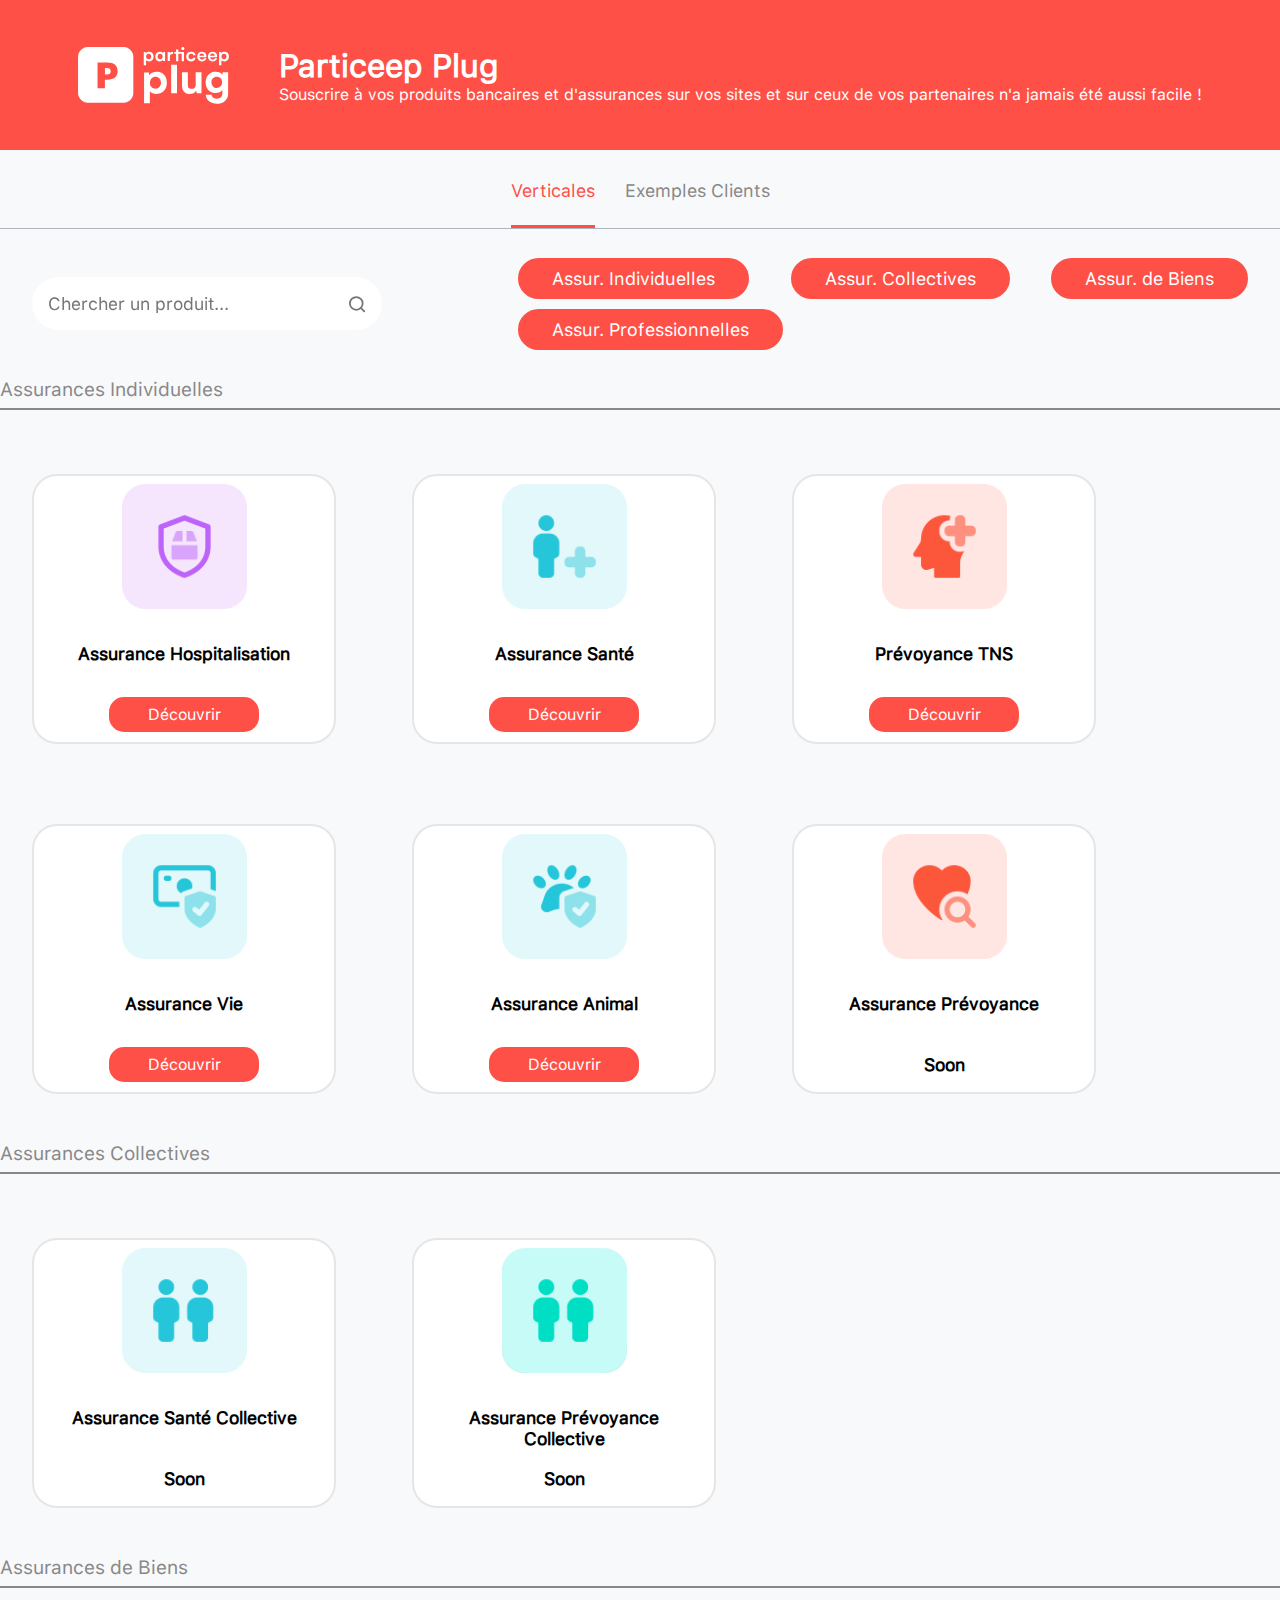
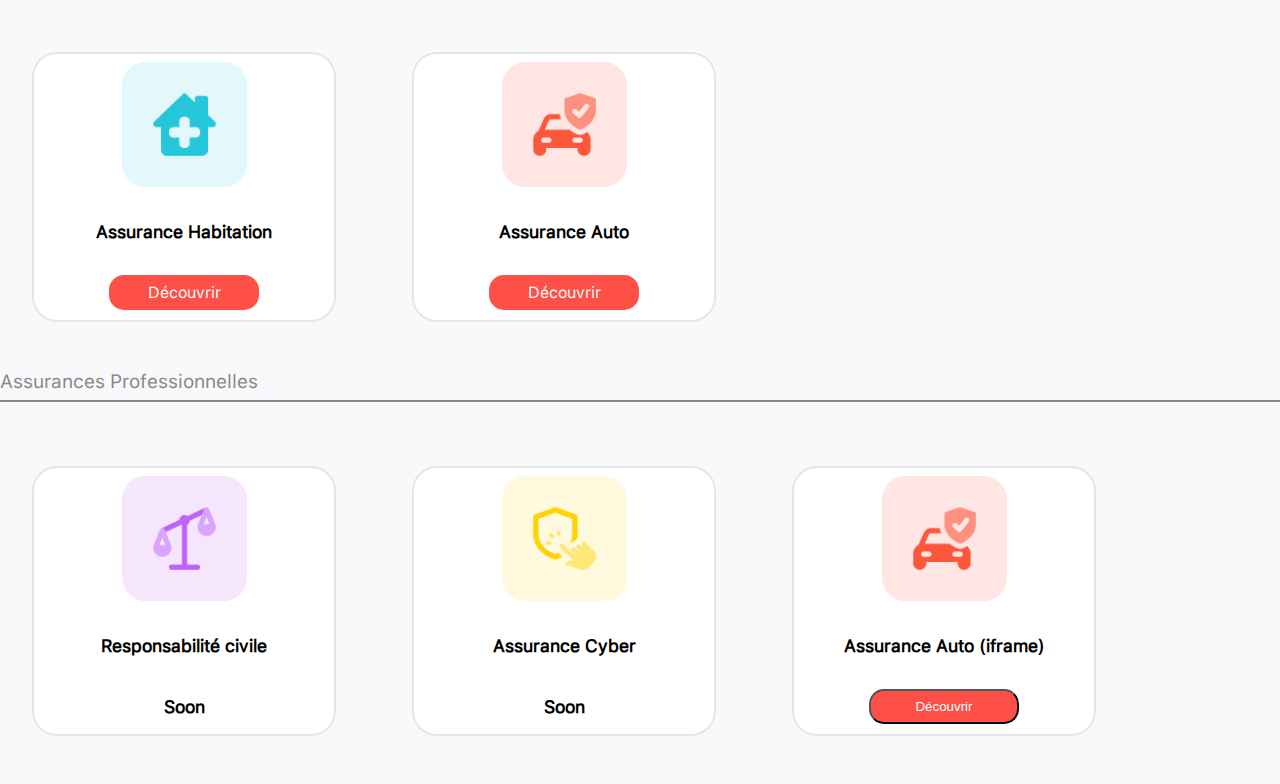
<file: index.html>
<!DOCTYPE html>
<html lang="fr">

<head>
    <meta charset="UTF-8">
    <meta http-equiv="X-UA-Compatible" content="IE=edge">
    <meta name="viewport" content="width=device-width, initial-scale=1.0">
    <link rel="stylesheet" href="style.css">
    <!-- Google Tag Manager -->
    <script>(function (w, d, s, l, i) {
            w[l] = w[l] || []; w[l].push({
                'gtm.start':
                    new Date().getTime(), event: 'gtm.js'
            }); var f = d.getElementsByTagName(s)[0],
                j = d.createElement(s), dl = l != 'dataLayer' ? '&l=' + l : ''; j.async = true; j.src =
                    'https://www.googletagmanager.com/gtm.js?id=' + i + dl; f.parentNode.insertBefore(j, f);
        })(window, document, 'script', 'dataLayer', 'GTM-K5F97CJ');</script>
    <script>(function (w, d, s, l, i) {
            w[l] = w[l] || []; w[l].push({
                'gtm.start':
                    new Date().getTime(), event: 'gtm.js'
            }); var f = d.getElementsByTagName(s)[0],
                j = d.createElement(s), dl = l != 'dataLayer' ? '&l=' + l : ''; j.async = true; j.src =
                    'https://www.googletagmanager.com/gtm.js?id=' + i + dl; f.parentNode.insertBefore(j, f);
        })(window, document, 'script', 'dataLayer', 'GTM-NXRGBB3');</script>
    <!-- End Google Tag Manager -->
    <link rel="icon" type="image/png" href="img/favicon-16x16.png" sizes="16x16">
    <link rel="icon" type="image/png" href="img/favicon-32x32.png" sizes="32x32">
    <link rel="icon" type="image/png" href="img/apple-touch-icon.png" sizes="180x180">
    <title>Particeep Plug</title>
</head>

<body>
    <header>
        <img src="img/Plug-2-Full-Blanc.svg" alt="Logo plug" class="logo">
        <div class="text-header">
            <h1>Particeep Plug</h1>
            <p>Souscrire à vos produits bancaires et d'assurances sur vos sites et sur ceux de vos partenaires n'a
                jamais
                été aussi facile !</p>
        </div>
    </header>
    <div class="tab">
        <a href="index.html" class="active-tab">Verticales</a>
        <a href="clients.html">Exemples Clients</a>
    </div>
    <div class="config-container">
        <div class="config-resizer">
            <input type="text" placeholder="Chercher un produit..." class="search">
            <div class="chip-container">
                <div class="chip">
                    <input type="checkbox" id="assur-indiv" name="assur-indiv" checked>
                    <label for="assur-indiv">Assur. Individuelles</label>
                </div>
                <div class="chip">
                    <input type="checkbox" id="assur-coll" name="assur-coll" checked>
                    <label for="assur-coll">Assur. Collectives</label>
                </div>
                <div class="chip">
                    <input type="checkbox" id="assur-bien" name="assur-bien" checked>
                    <label for="assur-bien">Assur. de Biens</label>
                </div>
                <div class="chip">
                    <input type="checkbox" id="assur-pro" name="assur-pro" checked>
                    <label for="assur-pro">Assur. Professionnelles</label>
                </div>
            </div>
        </div>
    </div>
    <div class="category-divider" id="divider-indiv">
        <p>Assurances Individuelles</p>
    </div>
    <div class="content" data-type="indiv">
        <div class="card card-vertical">
            <img src="img/assurance.png" alt="header_image" class="header-card">
            <h2 class="title-card">Assurance Hospitalisation</h2>
            <a href="https://test-sub.particeep.com/subscription/plug/82b18086-37d3-4c8b-9838-a4cc86f9363c/204e15f7-2cf5-41f7-a4e8-048da491c727/new"
                target="_blank" class="button-card">Découvrir</a>
        </div>
        <div class="card card-vertical">
            <img src="img/assurance-sante.png" alt="header_image" class="header-card">
            <h2 class="title-card">Assurance Santé</h2>
            <a href="https://test-sub.particeep.com/subscription/plug/82b18086-37d3-4c8b-9838-a4cc86f9363c/8303820e-30f4-415c-9912-f8093cbe199f/new"
                target="_blank" class="button-card">Découvrir</a>
        </div>
        <div class="card card-vertical">
            <img src="img/organe-cerebral.png" alt="header_image" class="header-card">
            <h2 class="title-card">Prévoyance TNS</h2>
            <a href="https://test-sub.particeep.com/subscription/plug/82b18086-37d3-4c8b-9838-a4cc86f9363c/4959c2d0-a9ca-4140-8545-2442af2b17ad/new"
                target="_blank" class="button-card">Découvrir</a>
        </div>
        <div class="card card-vertical">
            <img src="img/securise.png" alt="header_image" class="header-card">
            <h2 class="title-card">Assurance Vie</h2>
            <a href="https://test-sub-life.particeep.com/subscription/plug/7df202e1-5822-48fb-9f99-190528dc5618/prod_life-32f7eb44-0f9a-4d0e-8ebb-d6cca0e9c2a2/new"
                target="_blank" class="button-card">Découvrir</a>
        </div>
        <div class="card card-vertical">
            <img src="img/assur-animal.png" alt="header_image" class="header-card">
            <h2 class="title-card">Assurance Animal</h2>
            <a href="https://test-sub.particeep.com/subscription/plug/82b18086-37d3-4c8b-9838-a4cc86f9363c/53e6e8d0-958b-486e-9539-9399ff8510be/new"
                target="_blank" class="button-card">Découvrir</a>
        </div>
        <div class="card card-vertical">
            <img src="img/chercher.png" alt="header_image" class="header-card">
            <h2 class="title-card">Assurance Prévoyance</h2>
            <p class="soon-card">Soon</p>
        </div>
    </div>
    <div class="category-divider" id="divider-coll">
        <p>Assurances Collectives</p>
    </div>
    <div class="content" data-type="coll">
        <div class="card card-vertical">
            <img src="img/sante-coll.png" alt="header_image" class="header-card">
            <h2 class="title-card">Assurance Santé Collective</h2>
            <p class="soon-card">Soon</p>
        </div>
        <div class="card card-vertical">
            <img src="img/prev-coll.png" alt="header_image" class="header-card">
            <h2 class="title-card">Assurance Prévoyance Collective</h2>
            <p class="soon-card">Soon</p>
        </div>
    </div>
    <div class="category-divider" id="divider-bien">
        <p>Assurances de Biens</p>
    </div>
    <div class="content" data-type="bien">
        <div class="card card-vertical">
            <img src="img/assure.png" alt="header_image" class="header-card">
            <h2 class="title-card">Assurance Habitation</h2>
            <a href="https://test-sub.particeep.com/subscription/plug/82b18086-37d3-4c8b-9838-a4cc86f9363c/e98c935e-699c-470e-9d4c-c3ce556e8d04/new"
                target="_blank" class="button-card">Découvrir</a>
        </div>
        <div class="card card-vertical">
            <img src="img/protection.png" alt="header_image" class="header-card">
            <h2 class="title-card">Assurance Auto</h2>
            <a href="https://test-sub.particeep.com/subscription/plug/82b18086-37d3-4c8b-9838-a4cc86f9363c/163a3794-a27a-4109-b038-837629c7c674/new"
                target="_blank" class="button-card">Découvrir</a>
        </div>
    </div>
    <div class="category-divider" id="divider-pro">
        <p>Assurances Professionnelles</p>
    </div>
    <div class="content" data-type="pro">
        <div class="card card-vertical">
            <img src="img/echelle.png" alt="header_image" class="header-card">
            <h2 class="title-card">Responsabilité civile</h2>
            <p class="soon-card">Soon</p>
        </div>
        <div class="card card-vertical">
            <img src="img/curseur-main.png" alt="header_image" class="header-card">
            <h2 class="title-card">Assurance Cyber</h2>
            <p class="soon-card">Soon</p>
        </div>
        <div class="card card-vertical">
            <img src="img/protection.png" alt="header_image" class="header-card">
            <h2 class="title-card">Assurance Auto (iframe) </h2>
            <button id="pcp-plug-button-163a3794-a27a-4109-b038-837629c7c674" class="button-card">Découvrir</button>
            <script async src="https://test-sub.particeep.com/subscription/plug/82b18086-37d3-4c8b-9838-a4cc86f9363c/163a3794-a27a-4109-b038-837629c7c674/script"></script>
        </div>
    </div>
    <script src="js/jquery-3.6.0.slim.min.js"></script>
    <script src="js/script.js"></script>
</body>

</html>
</file>
<file: style.css>
@font-face {
    font-family: 'sf-pro';
    src:    url('./font/SF-Pro-Text-Bold.otf');
    src:    url('./font/SF-Pro-Text-Medium.otf');
    src:    url('./font/SF-Pro-Text-Regular.otf');
    font-display: fallback;
  }

:root {
    --font-primary : 'sf-pro', -apple-system, BlinkMacSystemFont, sans-serif;
    --primary-color : #FF5047;
    --main-font-color : #888;
}

* {
    padding: 0;
    margin: 0;
}

body {
    background-color: #F8F9FB;
    font-family: var(--font-primary);
}

header {
    background-color: var(--primary-color);
    color: white;
    height: 150px;
    padding-left: 50px;
    padding-right: 50px;
    display: -webkit-box;
    display: -ms-flexbox;
    display: flex;
    justify-items: center;
    -webkit-box-align: center;
        -ms-flex-align: center;
            align-items: center;
    -webkit-box-pack: center;
        -ms-flex-pack: center;
            justify-content: center;

}

.logo {
    height: 57px;
    display: block;
    margin-right: 50px;
}

.text-header {
    display: -webkit-box;
    display: -ms-flexbox;
    display: flex;
    -webkit-box-pack: center;
        -ms-flex-pack: center;
            justify-content: center;
    -webkit-box-orient: vertical;
    -webkit-box-direction: normal;
        -ms-flex-direction: column;
            flex-direction: column;
}

.tab {
    background-color: #F8F9FB;
    border-bottom: 1px solid #AEB4BE;
    display: flex;
    justify-content: center;
    align-items: center;
    font-size: large;
    padding: 5px 0 0 0;
}

.tab a {
    text-decoration: none;
    padding: 0;
    height: 70px;
    display: flex;
    align-items: center;
    justify-content: center;
    color: var(--main-font-color);
    border-bottom: 3px solid #F8F9FB;
    transition: all 0.3s ease;
}

.tab a:hover {
    border-bottom: 3px solid var(--main-font-color);
}

.active-tab{
    border-bottom: 3px solid var(--primary-color) !important;
    color: var(--primary-color) !important;
}

.tab > a:nth-child(1){
    margin-right: 15px;
}

.tab > a:nth-child(2){
    margin-left: 15px;
}

.config-container {
    background-color: #F8F9FB;
    position: sticky;
    top: -1px;
    z-index: 100;
}

.config-resizer {
    max-width: 1600px;
    justify-content: space-between;
    align-items: center;
    display: flex;
    flex-wrap: wrap;
    margin: auto;
    padding : 0 2rem;
}

.chip-container {
    width: 60%;
    display: flex;
    align-items: center;
    justify-content: space-between;
    flex-wrap: wrap;
}

.config-container.isSticky {
    -webkit-box-shadow: 0 6px 18px 0 rgb(0 0 0 / 10%);
            box-shadow: 0 6px 18px 0 rgb(0 0 0 / 10%);
}

input[type="checkbox"] {
    display: none;
}
  
  input[type="checkbox"] + label {
    -webkit-transition: all 500ms ease;
    transition: all 500ms ease;
    font-size: 18px;
    cursor: pointer;
    border-radius: 50px;
    background-color: #fff;
    border:solid 2px var(--main-font-color);
    padding: 0.5rem 2rem;
    display: inline-block;
    -moz-user-select: -moz-none;
    -webkit-user-select: none;
    -ms-user-select: none;
    user-select: none;
    color: var(--main-font-color);
    margin: 5px 0;
  }
  
  
  input[type="checkbox"]:checked + label {
    -webkit-transition: all 500ms ease;
    transition: all 500ms ease;
    background-color: var(--primary-color); color: white; border-color:var(--primary-color);
  }
  

.search {
    display: block;
    margin: auto;
    background: none;
    border: none;
    margin: 3rem 0;
    padding: 1rem;
    border-radius: 30px;
    -webkit-transition: all 200ms ease-in-out;
    -o-transition: all 200ms ease-in-out;
    transition: all 200ms ease-in-out;
}

input[type="text"]{
    font-family: var(--font-primary);
    font-size: 1.1rem;
    color: var(--main-font-color);
    width: 350px;
   -webkit-box-sizing: border-box;
    box-sizing:        border-box;
    background-color: white;
    background-image: url("img/Loupe.svg");
    background-repeat: no-repeat;
    background-size: 1.1rem 1.1rem;
    background-position-y: center;
    background-position-x: calc(100% - 1rem);
    -webkit-filter: grayscale(100%);
            filter: grayscale(100%);
}

input[type="text"]:focus{
    -webkit-filter: grayscale(0%);
            filter: grayscale(0%);
}

.search:focus {
    outline: none;
    -webkit-box-shadow: 0 6px 18px 0 rgb(0 0 0 / 10%);
            box-shadow: 0 6px 18px 0 rgb(0 0 0 / 10%);
}

.category-divider {
    max-width: 1600px;
    width: 100%;
    height: 30px;
    margin: auto;
    display: block;
    font-size: larger;
    color: var(--main-font-color);
    border-bottom: 2px solid var(--main-font-color);
    margin-bottom: 4rem;
}

.content {
    display: -ms-grid;
    display: grid;
    max-width: 1600px;
    grid-template-columns: repeat(auto-fit, minmax(200px, 300px));
    grid-auto-rows: auto;
    place-items: center start;
    grid-gap: 5rem;
    padding : 0 2rem;
    margin: auto;
    margin-bottom: 3rem;
    /* -webkit-box-pack: space-between;
        -ms-flex-pack: space-between;
            justify-content: space-between; */
}

.card {
    display: -ms-grid;
    display: grid;
    grid-auto-columns: auto;
    -ms-grid-rows: 125px 1.1rem 0.5fr 2.5rem;
    grid-template-rows: 125px 1.1rem 0.5fr 2.5rem;
    width: 100%;
    height: 400px;
    background-color: white;
    border-radius: 25px;
    -ms-flex-line-pack: justify;
        align-content: space-between;
    border: 2px solid #e6e6e6;
    padding: 0.5rem 0;
    -webkit-transition: all 200ms ease-in-out;
    -o-transition: all 200ms ease-in-out;
    transition: all 200ms ease-in-out;
}

.card-vertical {
    -ms-grid-rows: 100px 1.1rem 2.5rem;
    grid-template-rows: 125px 1.1rem 2.5rem;
    height: 250px;
    text-align: center;
}

.card:hover{
    -webkit-box-shadow: 0 6px 18px 0 rgb(0 0 0 / 10%);
            box-shadow: 0 6px 18px 0 rgb(0 0 0 / 10%);
    -webkit-transform: translateY(-6px);
        -ms-transform: translateY(-6px);
            transform: translateY(-6px);
}

.hide-card {
    display: none;
}

.header-card {
    margin: auto;
    height: 125px;
    /* Passer en 100% si object-fit =  cover */
    width: 75%;
    /* Passer en cover lorsqu'on mettra des vrais images et pas des logos */
    -o-object-fit: contain;
       object-fit: contain;
    border-radius: 25px 25px 0 0;
}

.title-card{
    font-size: 1.1rem;
    margin: 0 20px;
}

.content-card{
    color: var(--main-font-color);
    margin-left: 15px;
    margin-right: 15px;
    border-top: 2px solid #e6e6e6;
    border-bottom: 2px solid #e6e6e6; 
    -ms-flex-item-align: start; 
        -ms-grid-row-align: start; 
        align-self: start;
    padding: 0.5rem 0;
}

.button-card{
    background: var(--primary-color);
    color: white;
    width: 150px;
    text-align: center;
    padding-top: 0.5rem;
    padding-bottom: 0.5rem;
    border-radius: 15px;
    cursor: pointer;
    -ms-flex-item-align: center;
        -ms-grid-row-align: center;
        align-self: center;
    -ms-grid-column-align: center;
        justify-self: center;
    -webkit-transition: all ease-in-out 200ms;
    -o-transition: all ease-in-out 200ms;
    transition: all ease-in-out 200ms;
    text-decoration: none;
}

.button-card:hover{
    background-color: white;
    color: var(--primary-color);
    border: 2px solid var(--primary-color)
}

.soon-card {
    margin: auto;
    color: black;
    font-size: 1.1rem;
    font-weight: 800;
}

@media (max-width: 600px) {
    .text-header {
        display: none;
    }

    .logo {
        margin-right: unset;
    }

    input[type="text"]{
        width: 250px;
    }
}

@media (max-width: 1100px) {
    .chip-container {
        display: none;
    }

    .config-resizer {
        justify-content: center;
    }
}
</file>
